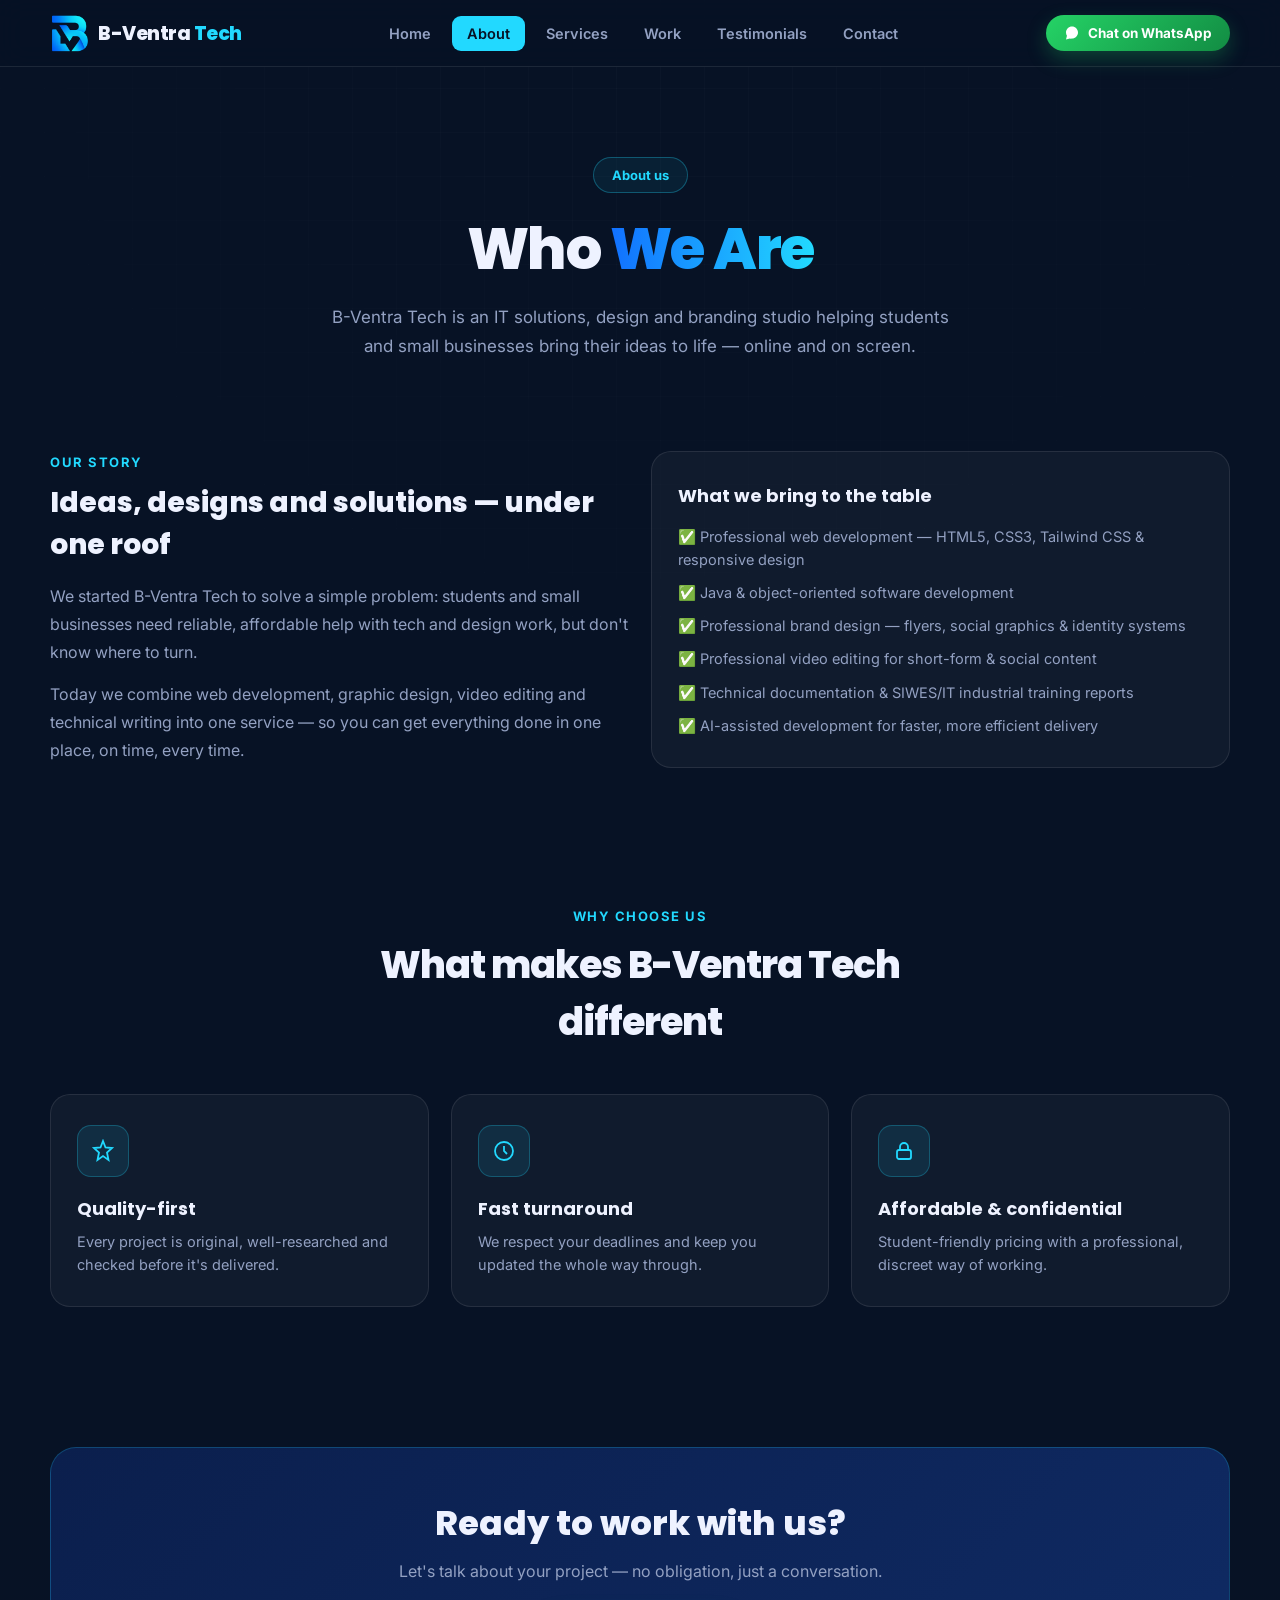
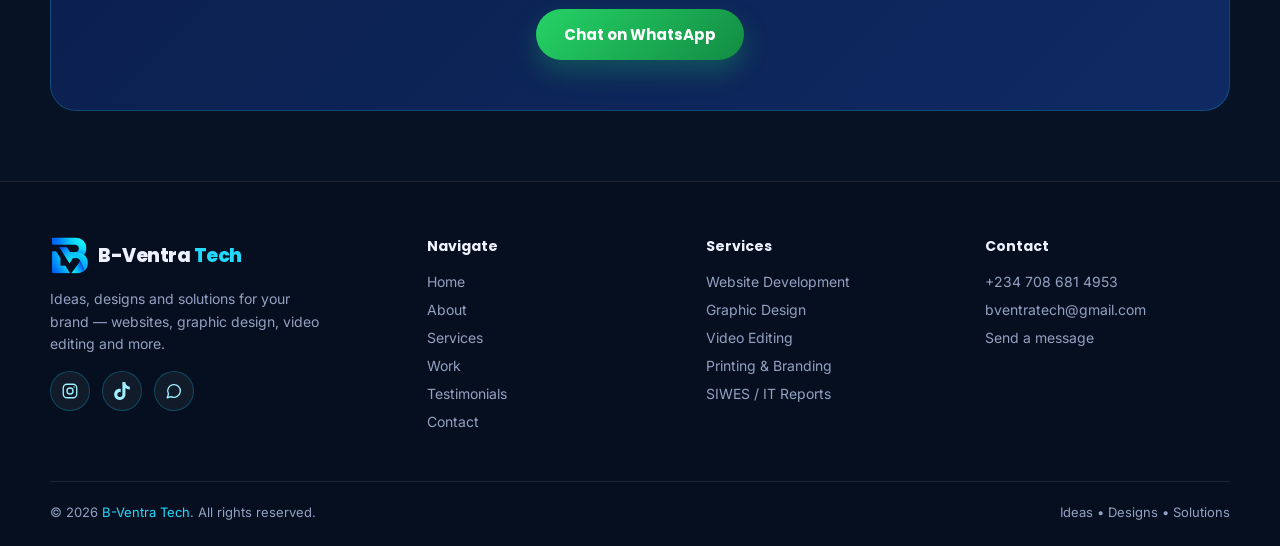
<file: aboutBVT.html>
<!DOCTYPE html>
<html lang="en">
<head>
<meta charset="UTF-8">
<meta name="viewport" content="width=device-width, initial-scale=1.0, viewport-fit=cover">
<title>About | B-Ventra Tech</title>
<meta name="description" content="Learn about B-Ventra Tech — an IT solutions, design and branding studio for students and businesses.">
<link rel="icon" type="image/png" href="logo-icon.jpg">
<link rel="preconnect" href="https://fonts.googleapis.com">
<link rel="preconnect" href="https://fonts.gstatic.com" crossorigin>
<link href="https://fonts.googleapis.com/css2?family=Poppins:wght@500;600;700;800&family=Inter:wght@400;500;600;700&display=swap" rel="stylesheet">
<link rel="stylesheet" href="siteBVT.css">
</head>
<body>
<div id="preloader"><div class="spinner"></div></div>
<header class="site-header">
  <div class="container">
    <div class="nav-row">
      <a href="index.html" class="brand">
        <img src="logo-icon.jpg" alt="B-Ventra Tech">
        <span class="brand-text">B-Ventra <span>Tech</span></span>
      </a>

      <nav class="nav-links">
          <a href="index.html">Home</a>
          <a href="aboutBVT.html" class="active">About</a>
          <a href="servicesBVT.html">Services</a>
          <a href="workBVT.html">Work</a>
          <a href="testimonialsBVT.html">Testimonials</a>
          <a href="contactBVT.html">Contact</a>
      </nav>

      <a href="#" class="nav-cta js-whatsapp-link">
        <svg viewBox="0 0 32 32" fill="currentColor"><path d="M16.001 3C9.373 3 4 8.373 4 15c0 2.386.696 4.611 1.898 6.484L4 29l7.727-1.867A11.93 11.93 0 0 0 16.001 27C22.629 27 28 21.627 28 15S22.629 3 16.001 3z"/></svg>
        Chat on WhatsApp
      </a>

      <button class="nav-toggle" id="navToggle" aria-label="Menu">
        <svg viewBox="0 0 24 24" fill="none" stroke-width="2" stroke-linecap="round"><path d="M4 7h16M4 12h16M4 17h16"/></svg>
      </button>
    </div>

    <nav class="mobile-menu" id="mobileMenu">
      <a href="index.html">Home</a>
      <a href="aboutBVT.html" class="active">About</a>
      <a href="servicesBVT.html">Services</a>
      <a href="workBVT.html">Work</a>
      <a href="testimonialsBVT.html">Testimonials</a>
      <a href="contactBVT.html">Contact</a>
    </nav>
  </div>
</header>

<section class="hero" style="padding-bottom:20px;">
  <div class="container">
    <div class="badge reveal">About us</div>
    <h1 class="reveal">Who <span class="hl">We Are</span></h1>
    <p class="reveal">B-Ventra Tech is an IT solutions, design and branding studio helping students
      and small businesses bring their ideas to life — online and on screen.</p>
  </div>
</section>

<section>
  <div class="container">
    <div class="grid grid-2 reveal" style="align-items:center;">
      <div>
        <div class="eyebrow">Our story</div>
        <h2 style="font-family:var(--font-display);font-weight:800;font-size:28px;margin-bottom:16px;">Ideas, designs and solutions — under one roof</h2>
        <p style="color:var(--muted);line-height:1.75;margin-bottom:14px;">
          We started B-Ventra Tech to solve a simple problem: students and small businesses
          need reliable, affordable help with tech and design work, but don't know where to turn.
        </p>
        <p style="color:var(--muted);line-height:1.75;">
          Today we combine web development, graphic design, video editing and technical writing
          into one service — so you can get everything done in one place, on time, every time.
        </p>
      </div>
      <div class="card">
        <h3 style="margin-bottom:16px;">What we bring to the table</h3>
        <p style="margin-bottom:10px;">✅ Professional web development — HTML5, CSS3, Tailwind CSS &amp; responsive design</p>
        <p style="margin-bottom:10px;">✅ Java &amp; object-oriented software development</p>
        <p style="margin-bottom:10px;">✅ Professional brand design — flyers, social graphics &amp; identity systems</p>
        <p style="margin-bottom:10px;">✅ Professional video editing for short-form &amp; social content</p>
        <p style="margin-bottom:10px;">✅ Technical documentation &amp; SIWES/IT industrial training reports</p>
        <p>✅ AI-assisted development for faster, more efficient delivery</p>
      </div>
    </div>
  </div>
</section>

<section>
  <div class="container">
    <div class="section-head reveal">
      <div class="eyebrow">Why choose us</div>
      <h2>What makes B-Ventra Tech different</h2>
    </div>
    <div class="grid grid-3">
      <div class="card reveal">
        <div class="card-icon"><svg viewBox="0 0 24 24" fill="none" stroke-width="1.8"><path d="M12 2l2.5 6.5L21 9l-5 4.5L17.5 21 12 17l-5.5 4L8 13.5 3 9l6.5-.5z"/></svg></div>
        <h3>Quality-first</h3>
        <p>Every project is original, well-researched and checked before it's delivered.</p>
      </div>
      <div class="card reveal">
        <div class="card-icon"><svg viewBox="0 0 24 24" fill="none" stroke-width="1.8"><circle cx="12" cy="12" r="9"/><path d="M12 7v5l3 3"/></svg></div>
        <h3>Fast turnaround</h3>
        <p>We respect your deadlines and keep you updated the whole way through.</p>
      </div>
      <div class="card reveal">
        <div class="card-icon"><svg viewBox="0 0 24 24" fill="none" stroke-width="1.8"><rect x="5" y="11" width="14" height="9" rx="2"/><path d="M8 11V8a4 4 0 0 1 8 0v3"/></svg></div>
        <h3>Affordable &amp; confidential</h3>
        <p>Student-friendly pricing with a professional, discreet way of working.</p>
      </div>
    </div>
  </div>
</section>

<section>
  <div class="container">
    <div class="cta-band reveal">
      <h2>Ready to work with us?</h2>
      <p>Let's talk about your project — no obligation, just a conversation.</p>
      <div class="hero-actions">
        <a href="#" class="btn btn-whatsapp js-whatsapp-link">Chat on WhatsApp</a>
      </div>
    </div>
  </div>
</section>
<footer class="site-footer">
  <div class="container">
    <div class="footer-grid">
      <div class="footer-brand">
        <a href="index.html" class="brand">
          <img src="logo-icon.jpg" alt="B-Ventra Tech">
          <span class="brand-text">B-Ventra <span>Tech</span></span>
        </a>
        <p>Ideas, designs and solutions for your brand — websites, graphic design, video editing and more.</p>
        <div class="socials-row">
          <a class="social-link" data-social="instagram" href="#" target="_blank" rel="noopener" aria-label="Instagram">
            <svg viewBox="0 0 24 24" fill="none" stroke="currentColor" stroke-width="1.8" stroke-linecap="round" stroke-linejoin="round"><rect x="3" y="3" width="18" height="18" rx="5"/><circle cx="12" cy="12" r="4"/><circle cx="17.3" cy="6.7" r="1" fill="currentColor" stroke="none"/></svg>
          </a>
          <a class="social-link" data-social="tiktok" href="#" target="_blank" rel="noopener" aria-label="TikTok">
            <svg viewBox="0 0 24 24" fill="currentColor"><path d="M12.525.02c1.31-.02 2.61-.01 3.91-.02.08 1.53.63 3.09 1.75 4.17 1.12 1.11 2.7 1.62 4.24 1.79v4.03c-1.44-.05-2.89-.35-4.2-.97-.57-.26-1.1-.59-1.62-.93-.01 2.92.01 5.84-.02 8.75-.08 1.4-.54 2.79-1.35 3.94-1.31 1.92-3.58 3.17-5.91 3.21-1.43.08-2.86-.31-4.08-1.03-2.02-1.19-3.44-3.37-3.65-5.71-.02-.5-.03-1-.01-1.49.18-1.9 1.12-3.72 2.58-4.96 1.66-1.44 3.98-2.13 6.15-1.72.02 1.48-.04 2.96-.04 4.44-.99-.32-2.15-.23-3.02.37-.63.41-1.11 1.04-1.36 1.75-.21.51-.15 1.07-.14 1.61.24 1.64 1.82 3.02 3.5 2.87 1.12-.01 2.19-.66 2.77-1.61.19-.33.4-.67.41-1.06.1-1.79.06-3.57.07-5.36.01-4.03-.01-8.05.02-12.07z"/></svg>
          </a>
          <a class="social-link" data-social="whatsapp" href="#" target="_blank" rel="noopener" aria-label="WhatsApp">
            <svg viewBox="0 0 24 24" fill="none" stroke="currentColor" stroke-width="1.8" stroke-linecap="round" stroke-linejoin="round"><path d="M3 21l1.65-4.9A8.5 8.5 0 1 1 8 19.4L3 21z"/></svg>
          </a>
        </div>
      </div>

      <div class="footer-col">
        <h5>Navigate</h5>
            <a href="index.html">Home</a>
            <a href="aboutBVT.html">About</a>
            <a href="servicesBVT.html">Services</a>
            <a href="workBVT.html">Work</a>
            <a href="testimonialsBVT.html">Testimonials</a>
            <a href="contactBVT.html">Contact</a>
      </div>

      <div class="footer-col">
        <h5>Services</h5>
        <a href="services.html">Website Development</a>
        <a href="services.html">Graphic Design</a>
        <a href="services.html">Video Editing</a>
        <a href="services.html">Printing &amp; Branding</a>
        <a href="services.html">SIWES / IT Reports</a>
      </div>

      <div class="footer-col">
        <h5>Contact</h5>
        <a href="#" class="js-whatsapp-link">+234 708 681 4953</a>
        <a href="mailto:bventratech@gmail.com">bventratech@gmail.com</a>
        <a href="contactBVT.html">Send a message</a>
      </div>
    </div>

    <div class="footer-bottom">
      <div>&copy; 2026 <span>B-Ventra Tech</span>. All rights reserved.</div>
      <div>Ideas &bull; Designs &bull; Solutions</div>
    </div>
  </div>
</footer>

<script src="java.js"></script>
</body>
</html>
</file>
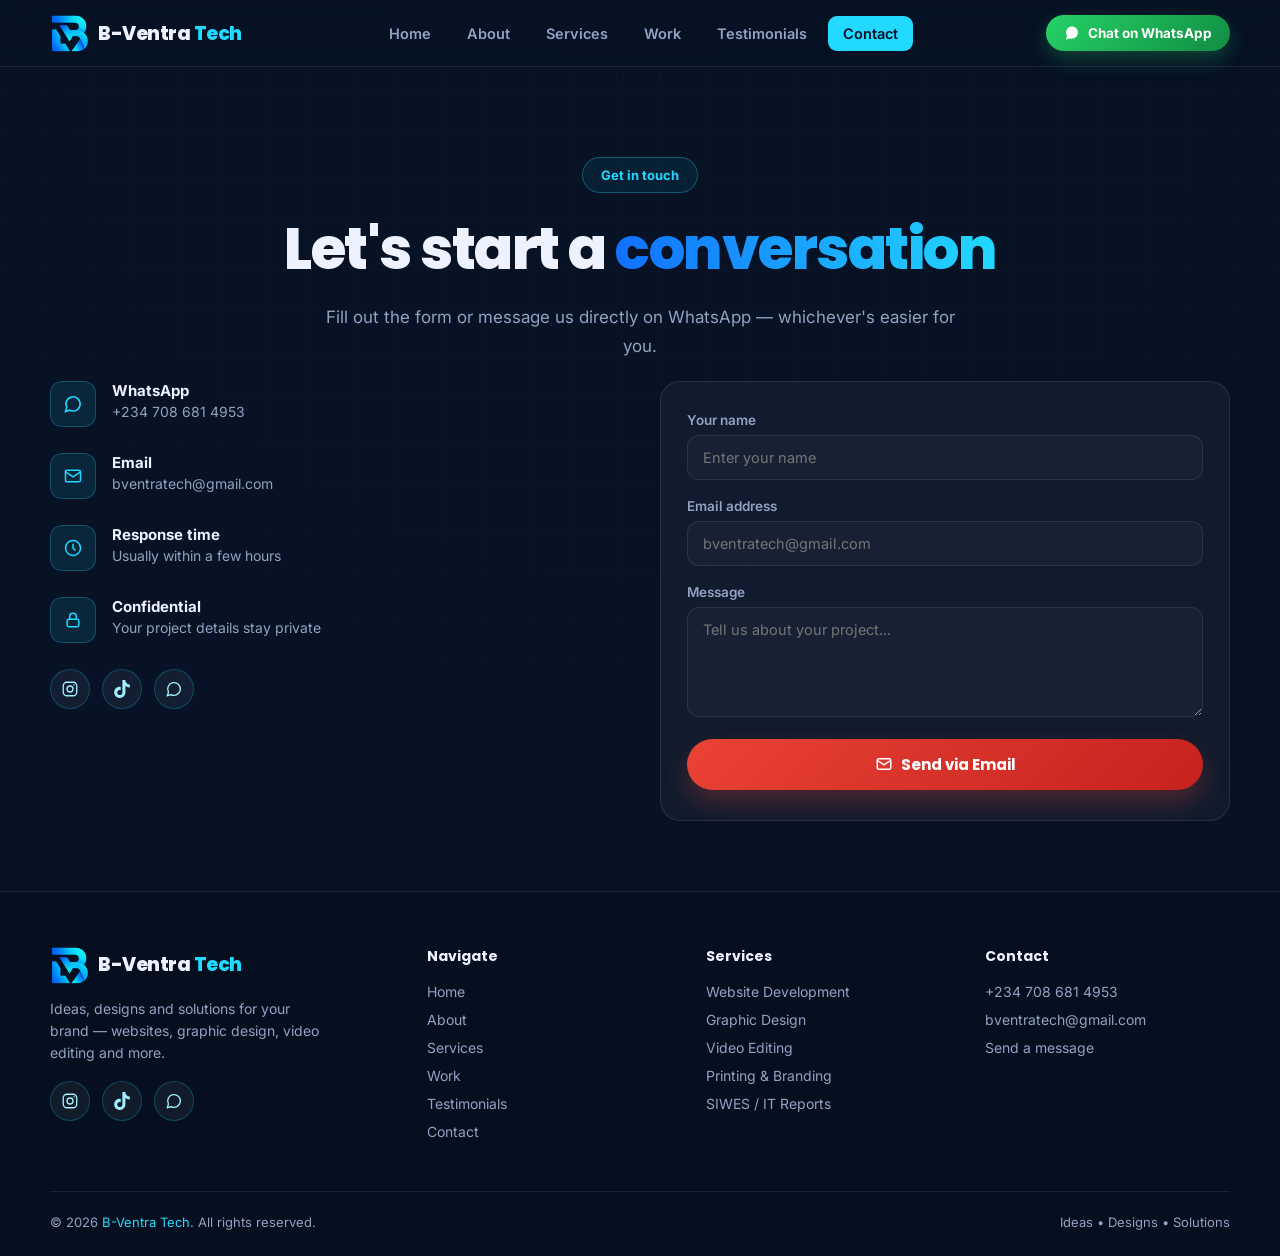
<file: contactBVT.html>
<!DOCTYPE html>
<html lang="en">
<head>
<meta charset="UTF-8">
<meta name="viewport" content="width=device-width, initial-scale=1.0, viewport-fit=cover">
<title>Contact | B-Ventra Tech</title>
<meta name="description" content="Get in touch with B-Ventra Tech via WhatsApp or the contact form.">
<link rel="icon" type="image/png" href="logo-icon.jpg">
<link rel="preconnect" href="https://fonts.googleapis.com">
<link rel="preconnect" href="https://fonts.gstatic.com" crossorigin>
<link href="https://fonts.googleapis.com/css2?family=Poppins:wght@500;600;700;800&family=Inter:wght@400;500;600;700&display=swap" rel="stylesheet">
<link rel="stylesheet" href="siteBVT.css">
</head>
<body>
<div id="preloader"><div class="spinner"></div></div>
<header class="site-header">
  <div class="container">
    <div class="nav-row">
      <a href="index.html" class="brand">
        <img src="logo-icon.jpg" alt="B-Ventra Tech">
        <span class="brand-text">B-Ventra <span>Tech</span></span>
      </a>

      <nav class="nav-links">
          <a href="index.html">Home</a>
          <a href="aboutBVT.html">About</a>
          <a href="servicesBVT.html">Services</a>
          <a href="workBVT.html">Work</a>
          <a href="testimonialsBVT.html">Testimonials</a>
          <a href="contactBVT.html" class="active">Contact</a>
      </nav>

      <a href="#" class="nav-cta js-whatsapp-link">
        <svg viewBox="0 0 32 32" fill="currentColor"><path d="M16.001 3C9.373 3 4 8.373 4 15c0 2.386.696 4.611 1.898 6.484L4 29l7.727-1.867A11.93 11.93 0 0 0 16.001 27C22.629 27 28 21.627 28 15S22.629 3 16.001 3z"/></svg>
        Chat on WhatsApp
      </a>

      <button class="nav-toggle" id="navToggle" aria-label="Menu">
        <svg viewBox="0 0 24 24" fill="none" stroke-width="2" stroke-linecap="round"><path d="M4 7h16M4 12h16M4 17h16"/></svg>
      </button>
    </div>

    <nav class="mobile-menu" id="mobileMenu">
      <a href="index.html">Home</a>
      <a href="aboutBVT.html">About</a>
      <a href="servicesBVT.html">Services</a>
      <a href="workBVT.html">Work</a>
      <a href="testimonialsBVT.html">Testimonials</a>
      <a href="contactBVT.html" class="active">Contact</a>
    </nav>
  </div>
</header>

<section class="hero" style="padding-bottom:10px;">
  <div class="container">
    <div class="badge reveal">Get in touch</div>
    <h1 class="reveal">Let's start a <span class="hl">conversation</span></h1>
    <p class="reveal">Fill out the form or message us directly on WhatsApp — whichever's easier for you.</p>
  </div>
</section>

<section style="padding-top:10px;">
  <div class="container">
    <div class="contact-grid">
      <div class="reveal">
        <div class="contact-info-item">
          <div class="contact-info-icon"><svg viewBox="0 0 24 24" fill="none" stroke-width="1.8"><path d="M3 21l1.65-4.9A8.5 8.5 0 1 1 8 19.4L3 21z"/></svg></div>
          <div>
            <h4>WhatsApp</h4>
            <p><a href="#" class="js-whatsapp-link">+234 708 681 4953</a></p>
          </div>
        </div>
        <div class="contact-info-item">
          <div class="contact-info-icon"><svg viewBox="0 0 24 24" fill="none" stroke-width="1.8"><rect x="3" y="5" width="18" height="14" rx="2"/><path d="M3 7l9 6 9-6"/></svg></div>
          <div>
            <h4>Email</h4>
            <p><a href="mailto:bventratech@gmail.com">bventratech@gmail.com</a></p>
          </div>
        </div>
        <div class="contact-info-item">
          <div class="contact-info-icon"><svg viewBox="0 0 24 24" fill="none" stroke-width="1.8"><circle cx="12" cy="12" r="9"/><path d="M12 7v5l3 3"/></svg></div>
          <div>
            <h4>Response time</h4>
            <p>Usually within a few hours</p>
          </div>
        </div>
        <div class="contact-info-item">
          <div class="contact-info-icon"><svg viewBox="0 0 24 24" fill="none" stroke-width="1.8"><rect x="5" y="11" width="14" height="9" rx="2"/><path d="M8 11V8a4 4 0 0 1 8 0v3"/></svg></div>
          <div>
            <h4>Confidential</h4>
            <p>Your project details stay private</p>
          </div>
        </div>
        <div class="socials-row" style="margin-top:26px;">
          <a class="social-link" data-social="instagram" href="#" target="_blank" rel="noopener" aria-label="Instagram">
            <svg viewBox="0 0 24 24" fill="none" stroke="currentColor" stroke-width="1.8" stroke-linecap="round" stroke-linejoin="round"><rect x="3" y="3" width="18" height="18" rx="5"/><circle cx="12" cy="12" r="4"/><circle cx="17.3" cy="6.7" r="1" fill="currentColor" stroke="none"/></svg>
          </a>
          <a class="social-link" data-social="tiktok" href="#" target="_blank" rel="noopener" aria-label="TikTok">
            <svg viewBox="0 0 24 24" fill="currentColor"><path d="M12.525.02c1.31-.02 2.61-.01 3.91-.02.08 1.53.63 3.09 1.75 4.17 1.12 1.11 2.7 1.62 4.24 1.79v4.03c-1.44-.05-2.89-.35-4.2-.97-.57-.26-1.1-.59-1.62-.93-.01 2.92.01 5.84-.02 8.75-.08 1.4-.54 2.79-1.35 3.94-1.31 1.92-3.58 3.17-5.91 3.21-1.43.08-2.86-.31-4.08-1.03-2.02-1.19-3.44-3.37-3.65-5.71-.02-.5-.03-1-.01-1.49.18-1.9 1.12-3.72 2.58-4.96 1.66-1.44 3.98-2.13 6.15-1.72.02 1.48-.04 2.96-.04 4.44-.99-.32-2.15-.23-3.02.37-.63.41-1.11 1.04-1.36 1.75-.21.51-.15 1.07-.14 1.61.24 1.64 1.82 3.02 3.5 2.87 1.12-.01 2.19-.66 2.77-1.61.19-.33.4-.67.41-1.06.1-1.79.06-3.57.07-5.36.01-4.03-.01-8.05.02-12.07z"/></svg>
          </a>
          <a class="social-link" data-social="whatsapp" href="#" target="_blank" rel="noopener" aria-label="WhatsApp">
            <svg viewBox="0 0 24 24" fill="none" stroke="currentColor" stroke-width="1.8" stroke-linecap="round" stroke-linejoin="round"><path d="M3 21l1.65-4.9A8.5 8.5 0 1 1 8 19.4L3 21z"/></svg>
          </a>
        </div>
      </div>

      <div class="card reveal">
        <form id="contactForm">
          <div class="form-field">
            <label for="cName">Your name</label>
            <input type="text" id="cName" required placeholder="Enter your name">
          </div>
          <div class="form-field">
            <label for="cEmail">Email address</label>
            <input type="email" id="cEmail" required placeholder="bventratech@gmail.com">
          </div>
          <div class="form-field">
            <label for="cMessage">Message</label>
            <textarea id="cMessage" required placeholder="Tell us about your project..."></textarea>
          </div>
          <button type="submit" class="btn btn-email" style="width:100%;">
            <svg viewBox="0 0 24 24" width="18" height="18" fill="none" stroke="currentColor" stroke-width="2"><rect x="3" y="5" width="18" height="14" rx="2"/><path d="M3 7l9 6 9-6"/></svg>
            Send via Email
          </button>
        </form>
      </div>
    </div>
  </div>
</section>
<footer class="site-footer">
  <div class="container">
    <div class="footer-grid">
      <div class="footer-brand">
        <a href="index.html" class="brand">
          <img src="logo-icon.jpg" alt="B-Ventra Tech">
          <span class="brand-text">B-Ventra <span>Tech</span></span>
        </a>
        <p>Ideas, designs and solutions for your brand — websites, graphic design, video editing and more.</p>
        <div class="socials-row">
          <a class="social-link" data-social="instagram" href="#" target="_blank" rel="noopener" aria-label="Instagram">
            <svg viewBox="0 0 24 24" fill="none" stroke="currentColor" stroke-width="1.8" stroke-linecap="round" stroke-linejoin="round"><rect x="3" y="3" width="18" height="18" rx="5"/><circle cx="12" cy="12" r="4"/><circle cx="17.3" cy="6.7" r="1" fill="currentColor" stroke="none"/></svg>
          </a>
          <a class="social-link" data-social="tiktok" href="#" target="_blank" rel="noopener" aria-label="TikTok">
            <svg viewBox="0 0 24 24" fill="currentColor"><path d="M12.525.02c1.31-.02 2.61-.01 3.91-.02.08 1.53.63 3.09 1.75 4.17 1.12 1.11 2.7 1.62 4.24 1.79v4.03c-1.44-.05-2.89-.35-4.2-.97-.57-.26-1.1-.59-1.62-.93-.01 2.92.01 5.84-.02 8.75-.08 1.4-.54 2.79-1.35 3.94-1.31 1.92-3.58 3.17-5.91 3.21-1.43.08-2.86-.31-4.08-1.03-2.02-1.19-3.44-3.37-3.65-5.71-.02-.5-.03-1-.01-1.49.18-1.9 1.12-3.72 2.58-4.96 1.66-1.44 3.98-2.13 6.15-1.72.02 1.48-.04 2.96-.04 4.44-.99-.32-2.15-.23-3.02.37-.63.41-1.11 1.04-1.36 1.75-.21.51-.15 1.07-.14 1.61.24 1.64 1.82 3.02 3.5 2.87 1.12-.01 2.19-.66 2.77-1.61.19-.33.4-.67.41-1.06.1-1.79.06-3.57.07-5.36.01-4.03-.01-8.05.02-12.07z"/></svg>
          </a>
          <a class="social-link" data-social="whatsapp" href="#" target="_blank" rel="noopener" aria-label="WhatsApp">
            <svg viewBox="0 0 24 24" fill="none" stroke="currentColor" stroke-width="1.8" stroke-linecap="round" stroke-linejoin="round"><path d="M3 21l1.65-4.9A8.5 8.5 0 1 1 8 19.4L3 21z"/></svg>
          </a>
        </div>
      </div>

      <div class="footer-col">
        <h5>Navigate</h5>
            <a href="index.html">Home</a>
            <a href="aboutBVT.html">About</a>
            <a href="servicesBVT.html">Services</a>
            <a href="workBVT.html">Work</a>
            <a href="testimonialsBVT.html">Testimonials</a>
            <a href="contactBVT.html">Contact</a>
      </div>

      <div class="footer-col">
        <h5>Services</h5>
        <a href="services.html">Website Development</a>
        <a href="services.html">Graphic Design</a>
        <a href="services.html">Video Editing</a>
        <a href="services.html">Printing &amp; Branding</a>
        <a href="services.html">SIWES / IT Reports</a>
      </div>

      <div class="footer-col">
        <h5>Contact</h5>
        <a href="#" class="js-whatsapp-link">+234 708 681 4953</a>
        <a href="mailto:bventratech@gmail.com">bventratech@gmail.com</a>
        <a href="contactBVT.html">Send a message</a>
      </div>
    </div>

    <div class="footer-bottom">
      <div>&copy; 2026 <span>B-Ventra Tech</span>. All rights reserved.</div>
      <div>Ideas &bull; Designs &bull; Solutions</div>
    </div>
  </div>
</footer>

<script src="java.js"></script>
</body>
</html>
</file>
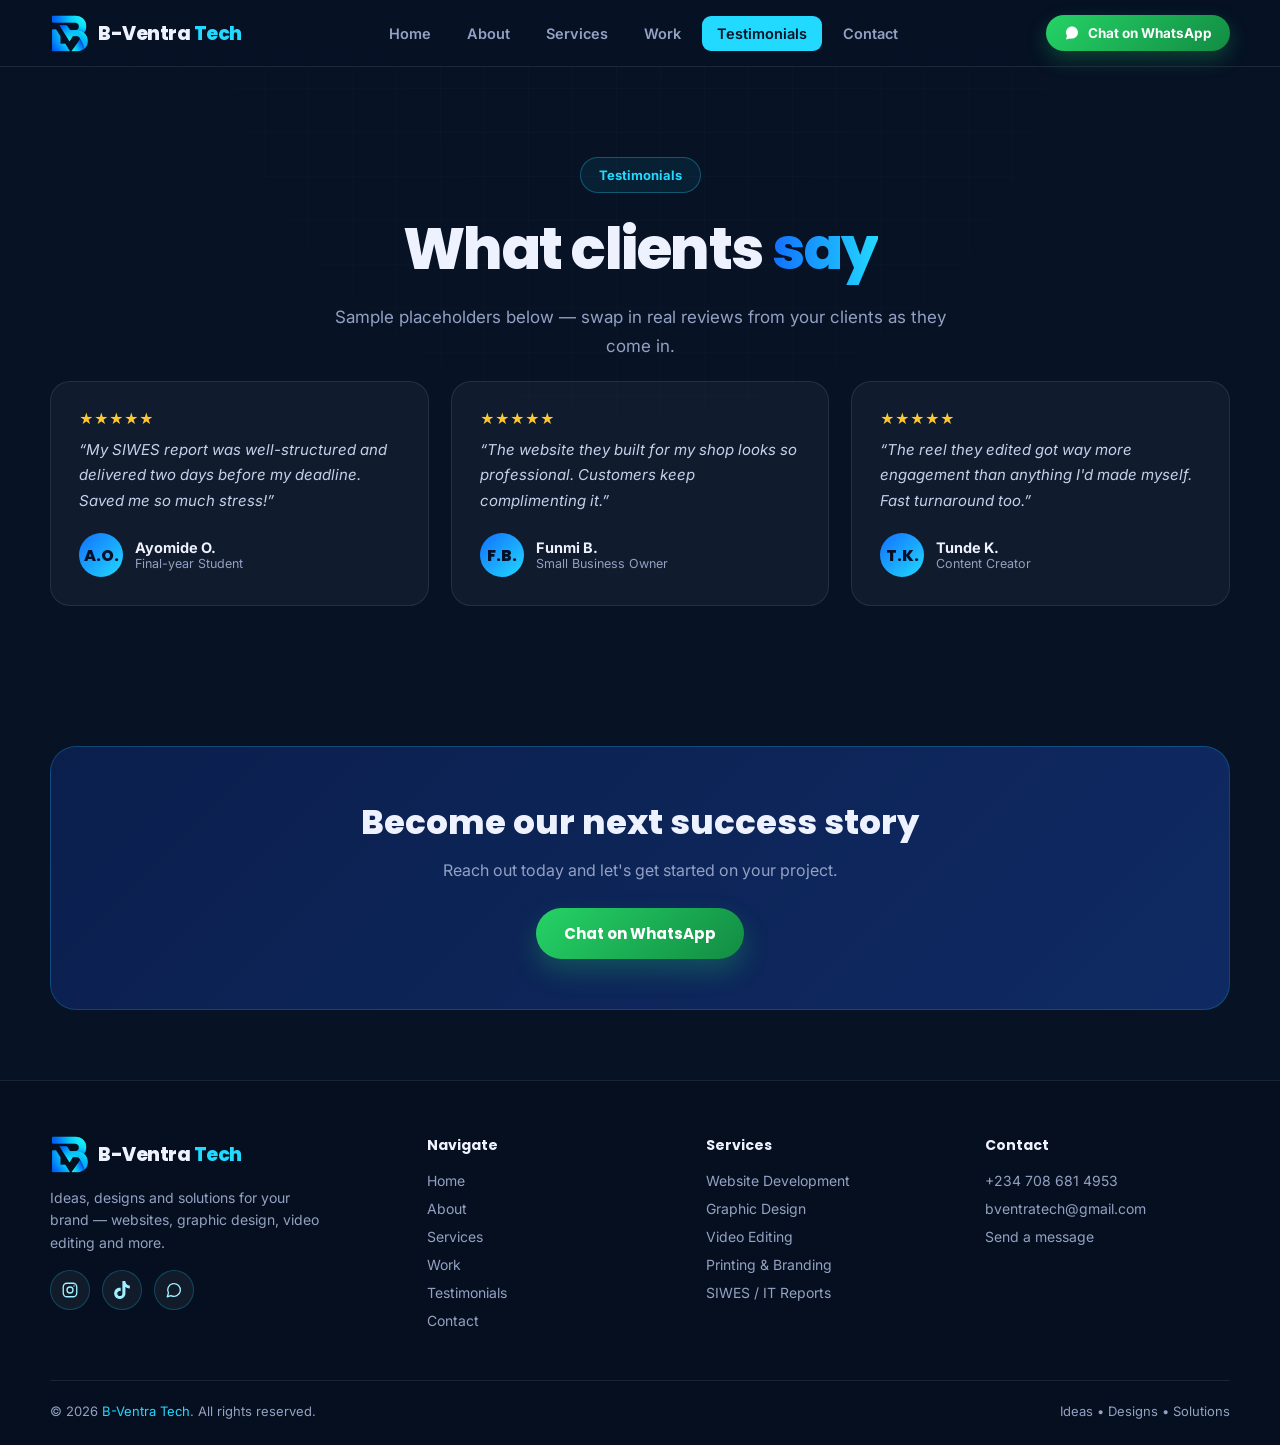
<file: testimonialsBVT.html>
<!DOCTYPE html>
<html lang="en">
<head>
<meta charset="UTF-8">
<meta name="viewport" content="width=device-width, initial-scale=1.0, viewport-fit=cover">
<title>Testimonials | B-Ventra Tech</title>
<meta name="description" content="See what clients say about working with B-Ventra Tech.">
<link rel="icon" type="image/png" href="assets/logo-icon.png">
<link rel="preconnect" href="https://fonts.googleapis.com">
<link rel="preconnect" href="https://fonts.gstatic.com" crossorigin>
<link href="https://fonts.googleapis.com/css2?family=Poppins:wght@500;600;700;800&family=Inter:wght@400;500;600;700&display=swap" rel="stylesheet">
<link rel="stylesheet" href="siteBVT.css">
</head>
<body>
<div id="preloader"><div class="spinner"></div></div>
<header class="site-header">
  <div class="container">
    <div class="nav-row">
      <a href="index.html" class="brand">
        <img src="logo-icon.jpg" alt="B-Ventra Tech">
        <span class="brand-text">B-Ventra <span>Tech</span></span>
      </a>

      <nav class="nav-links">
          <a href="index.html">Home</a>
          <a href="aboutBVT.html">About</a>
          <a href="servicesBVT.html">Services</a>
          <a href="workBVT.html">Work</a>
          <a href="testimonialsBVT.html" class="active">Testimonials</a>
          <a href="contactBVT.html">Contact</a>
      </nav>

      <a href="#" class="nav-cta js-whatsapp-link">
        <svg viewBox="0 0 32 32" fill="currentColor"><path d="M16.001 3C9.373 3 4 8.373 4 15c0 2.386.696 4.611 1.898 6.484L4 29l7.727-1.867A11.93 11.93 0 0 0 16.001 27C22.629 27 28 21.627 28 15S22.629 3 16.001 3z"/></svg>
        Chat on WhatsApp
      </a>

      <button class="nav-toggle" id="navToggle" aria-label="Menu">
        <svg viewBox="0 0 24 24" fill="none" stroke-width="2" stroke-linecap="round"><path d="M4 7h16M4 12h16M4 17h16"/></svg>
      </button>
    </div>

    <nav class="mobile-menu" id="mobileMenu">
      <a href="index.html">Home</a>
      <a href="aboutBVT.html">About</a>
      <a href="servicesBVT.html">Services</a>
      <a href="workBVT.html">Work</a>
      <a href="testimonialsBVT.html" class="active">Testimonials</a>
      <a href="contactBVT.html">Contact</a>
    </nav>
  </div>
</header>

<section class="hero" style="padding-bottom:10px;">
  <div class="container">
    <div class="badge reveal">Testimonials</div>
    <h1 class="reveal">What clients <span class="hl">say</span></h1>
    <p class="reveal">Sample placeholders below — swap in real reviews from your clients as they come in.</p>
  </div>
</section>

<section style="padding-top:10px;">
  <div class="container">
    <div class="grid grid-3">
      <div class="testimonial reveal">
        <div class="stars">★★★★★</div>
        <p>&ldquo;My SIWES report was well-structured and delivered two days before my deadline. Saved me so much stress!&rdquo;</p>
        <div class="testimonial-who">
          <div class="avatar">A.O.</div>
          <div>
            <div class="who-name">Ayomide O.</div>
            <div class="who-role">Final-year Student</div>
          </div>
        </div>
      </div>
      <div class="testimonial reveal">
        <div class="stars">★★★★★</div>
        <p>&ldquo;The website they built for my shop looks so professional. Customers keep complimenting it.&rdquo;</p>
        <div class="testimonial-who">
          <div class="avatar">F.B.</div>
          <div>
            <div class="who-name">Funmi B.</div>
            <div class="who-role">Small Business Owner</div>
          </div>
        </div>
      </div>
      <div class="testimonial reveal">
        <div class="stars">★★★★★</div>
        <p>&ldquo;The reel they edited got way more engagement than anything I'd made myself. Fast turnaround too.&rdquo;</p>
        <div class="testimonial-who">
          <div class="avatar">T.K.</div>
          <div>
            <div class="who-name">Tunde K.</div>
            <div class="who-role">Content Creator</div>
          </div>
        </div>
      </div>
    </div>
  </div>
</section>

<section>
  <div class="container">
    <div class="cta-band reveal">
      <h2>Become our next success story</h2>
      <p>Reach out today and let's get started on your project.</p>
      <div class="hero-actions">
        <a href="#" class="btn btn-whatsapp js-whatsapp-link">Chat on WhatsApp</a>
      </div>
    </div>
  </div>
</section>
<footer class="site-footer">
  <div class="container">
    <div class="footer-grid">
      <div class="footer-brand">
        <a href="index.html" class="brand">
          <img src="logo-icon.jpg" alt="B-Ventra Tech">
          <span class="brand-text">B-Ventra <span>Tech</span></span>
        </a>
        <p>Ideas, designs and solutions for your brand — websites, graphic design, video editing and more.</p>
        <div class="socials-row">
          <a class="social-link" data-social="instagram" href="#" target="_blank" rel="noopener" aria-label="Instagram">
            <svg viewBox="0 0 24 24" fill="none" stroke="currentColor" stroke-width="1.8" stroke-linecap="round" stroke-linejoin="round"><rect x="3" y="3" width="18" height="18" rx="5"/><circle cx="12" cy="12" r="4"/><circle cx="17.3" cy="6.7" r="1" fill="currentColor" stroke="none"/></svg>
          </a>
          <a class="social-link" data-social="tiktok" href="#" target="_blank" rel="noopener" aria-label="TikTok">
            <svg viewBox="0 0 24 24" fill="currentColor"><path d="M12.525.02c1.31-.02 2.61-.01 3.91-.02.08 1.53.63 3.09 1.75 4.17 1.12 1.11 2.7 1.62 4.24 1.79v4.03c-1.44-.05-2.89-.35-4.2-.97-.57-.26-1.1-.59-1.62-.93-.01 2.92.01 5.84-.02 8.75-.08 1.4-.54 2.79-1.35 3.94-1.31 1.92-3.58 3.17-5.91 3.21-1.43.08-2.86-.31-4.08-1.03-2.02-1.19-3.44-3.37-3.65-5.71-.02-.5-.03-1-.01-1.49.18-1.9 1.12-3.72 2.58-4.96 1.66-1.44 3.98-2.13 6.15-1.72.02 1.48-.04 2.96-.04 4.44-.99-.32-2.15-.23-3.02.37-.63.41-1.11 1.04-1.36 1.75-.21.51-.15 1.07-.14 1.61.24 1.64 1.82 3.02 3.5 2.87 1.12-.01 2.19-.66 2.77-1.61.19-.33.4-.67.41-1.06.1-1.79.06-3.57.07-5.36.01-4.03-.01-8.05.02-12.07z"/></svg>
          </a>
          <a class="social-link" data-social="whatsapp" href="#" target="_blank" rel="noopener" aria-label="WhatsApp">
            <svg viewBox="0 0 24 24" fill="none" stroke="currentColor" stroke-width="1.8" stroke-linecap="round" stroke-linejoin="round"><path d="M3 21l1.65-4.9A8.5 8.5 0 1 1 8 19.4L3 21z"/></svg>
          </a>
        </div>
      </div>

      <div class="footer-col">
        <h5>Navigate</h5>
            <a href="index.html">Home</a>
            <a href="aboutBVT.html">About</a>
            <a href="servicesBVT.html">Services</a>
            <a href="workBVT.html">Work</a>
            <a href="testimonialsBVT.html">Testimonials</a>
            <a href="contactBVT.html">Contact</a>
      </div>

      <div class="footer-col">
        <h5>Services</h5>
        <a href="services.html">Website Development</a>
        <a href="services.html">Graphic Design</a>
        <a href="services.html">Video Editing</a>
        <a href="services.html">Printing &amp; Branding</a>
        <a href="services.html">SIWES / IT Reports</a>
      </div>

      <div class="footer-col">
        <h5>Contact</h5>
        <a href="#" class="js-whatsapp-link">+234 708 681 4953</a>
        <a href="mailto:bventratech@gmail.com">bventratech@gmail.com</a>
        <a href="contactBVT.html">Send a message</a>
      </div>
    </div>

    <div class="footer-bottom">
      <div>&copy; 2026 <span>B-Ventra Tech</span>. All rights reserved.</div>
      <div>Ideas &bull; Designs &bull; Solutions</div>
    </div>
  </div>
</footer>

<script src="java.js"></script>
</body>
</html>
</file>
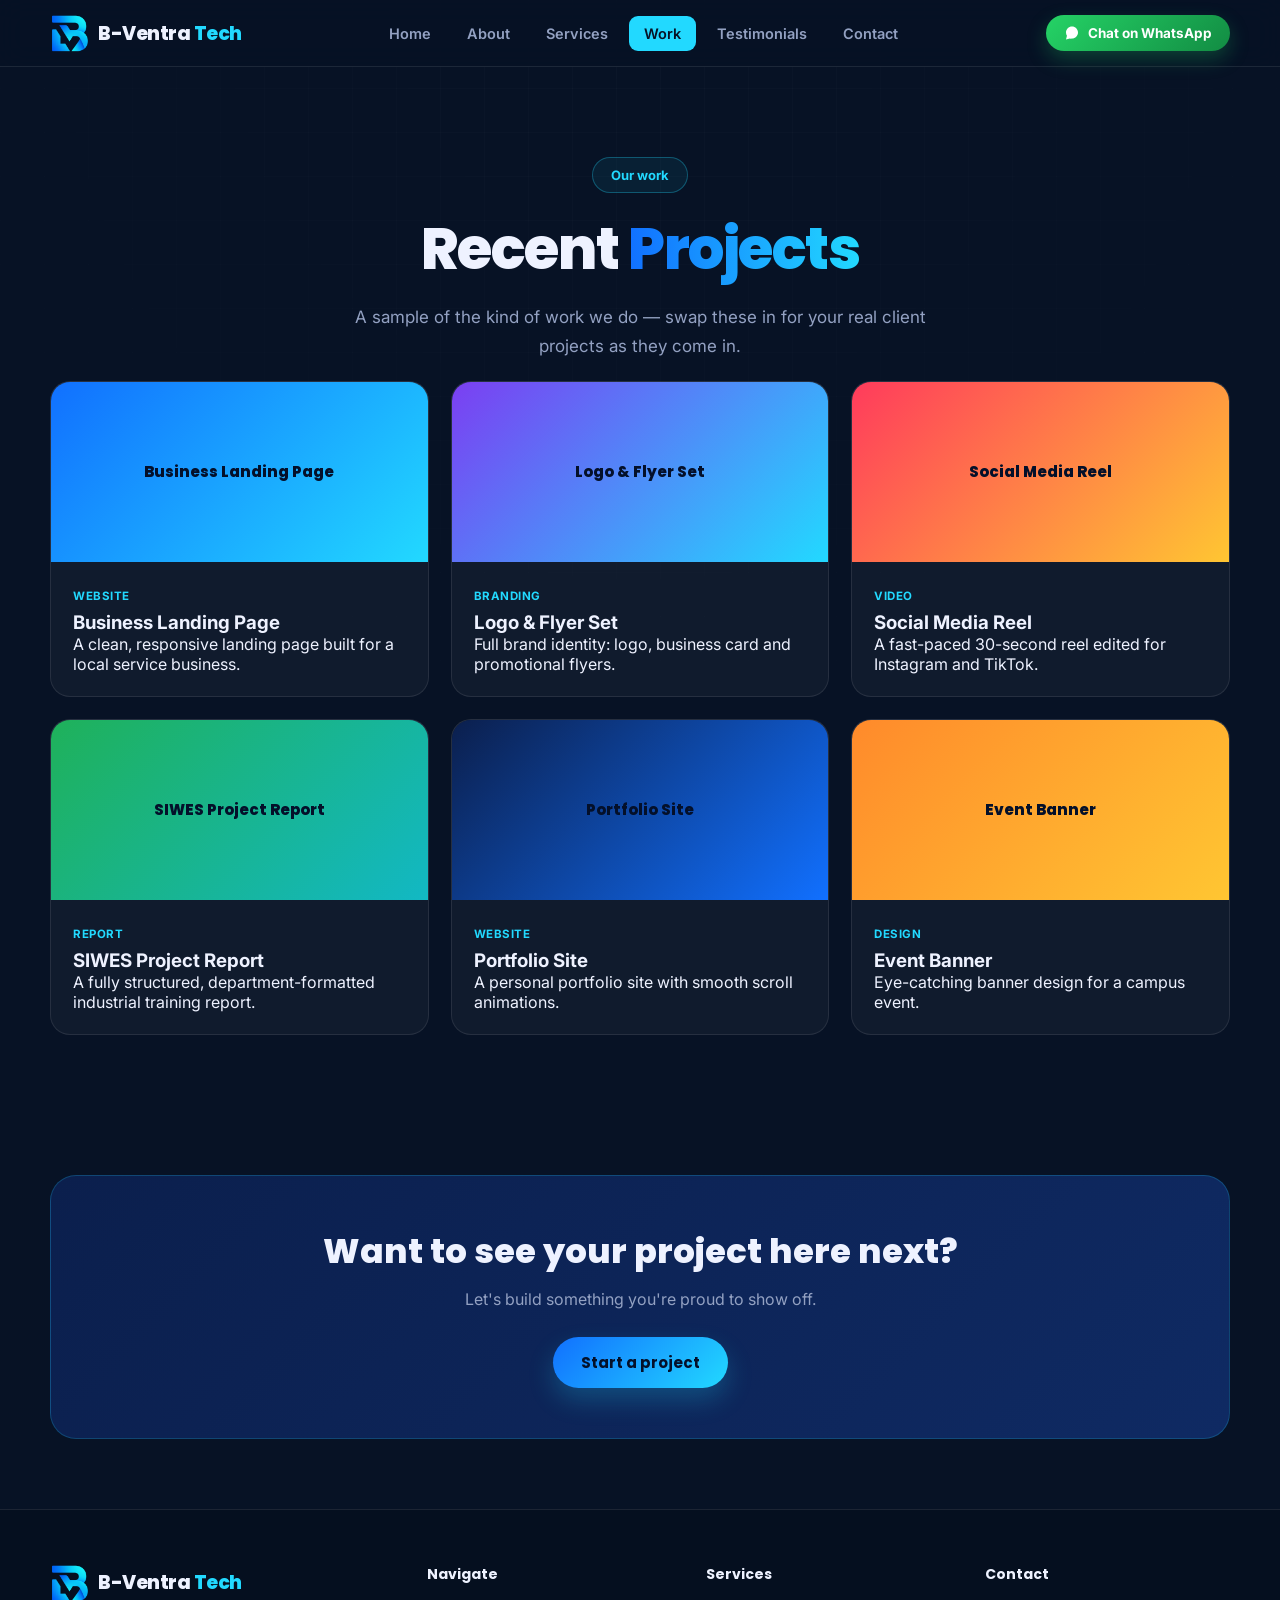
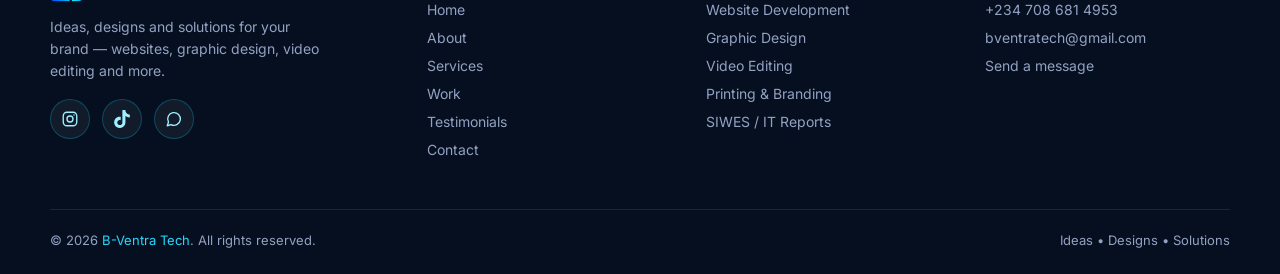
<file: workBVT.html>
<!DOCTYPE html>
<html lang="en">
<head>
<meta charset="UTF-8">
<meta name="viewport" content="width=device-width, initial-scale=1.0, viewport-fit=cover">
<title>Work | B-Ventra Tech</title>
<meta name="description" content="See sample projects from B-Ventra Tech — websites, branding, video editing and reports.">
<link rel="icon" type="image/png" href="assets/logo-icon.png">
<link rel="preconnect" href="https://fonts.googleapis.com">
<link rel="preconnect" href="https://fonts.gstatic.com" crossorigin>
<link href="https://fonts.googleapis.com/css2?family=Poppins:wght@500;600;700;800&family=Inter:wght@400;500;600;700&display=swap" rel="stylesheet">
<link rel="stylesheet" href="siteBVT.css">
</head>
<body>
<div id="preloader"><div class="spinner"></div></div>
<header class="site-header">
  <div class="container">
    <div class="nav-row">
      <a href="index.html" class="brand">
        <img src="logo-icon.jpg" alt="B-Ventra Tech">
        <span class="brand-text">B-Ventra <span>Tech</span></span>
      </a>

      <nav class="nav-links">
          <a href="index.html">Home</a>
          <a href="aboutBVT.html">About</a>
          <a href="servicesBVT.html">Services</a>
          <a href="workBVT.html" class="active">Work</a>
          <a href="testimonialsBVT.html">Testimonials</a>
          <a href="contactBVT.html">Contact</a>
      </nav>

      <a href="#" class="nav-cta js-whatsapp-link">
        <svg viewBox="0 0 32 32" fill="currentColor"><path d="M16.001 3C9.373 3 4 8.373 4 15c0 2.386.696 4.611 1.898 6.484L4 29l7.727-1.867A11.93 11.93 0 0 0 16.001 27C22.629 27 28 21.627 28 15S22.629 3 16.001 3z"/></svg>
        Chat on WhatsApp
      </a>

      <button class="nav-toggle" id="navToggle" aria-label="Menu">
        <svg viewBox="0 0 24 24" fill="none" stroke-width="2" stroke-linecap="round"><path d="M4 7h16M4 12h16M4 17h16"/></svg>
      </button>
    </div>

    <nav class="mobile-menu" id="mobileMenu">
      <a href="index.html">Home</a>
      <a href="aboutBVT.html">About</a>
      <a href="servicesBVT.html">Services</a>
      <a href="workBVT.html" class="active">Work</a>
      <a href="testimonialsBVT.html">Testimonials</a>
      <a href="contactBVT.html">Contact</a>
    </nav>
  </div>
</header>

<section class="hero" style="padding-bottom:10px;">
  <div class="container">
    <div class="badge reveal">Our work</div>
    <h1 class="reveal">Recent <span class="hl">Projects</span></h1>
    <p class="reveal">A sample of the kind of work we do — swap these in for your real client projects as they come in.</p>
  </div>
</section>

<section style="padding-top:10px;">
  <div class="container">
    <div class="grid grid-3">
      <div class="work-card reveal">
        <div class="work-thumb" style="background:linear-gradient(135deg,#1170ff,#22d9ff);">Business Landing Page</div>
        <div class="card-body">
          <span class="work-tag">Website</span>
          <h3>Business Landing Page</h3>
          <p>A clean, responsive landing page built for a local service business.</p>
        </div>
      </div>
      <div class="work-card reveal">
        <div class="work-thumb" style="background:linear-gradient(135deg,#7b3ff2,#22d9ff);">Logo &amp; Flyer Set</div>
        <div class="card-body">
          <span class="work-tag">Branding</span>
          <h3>Logo &amp; Flyer Set</h3>
          <p>Full brand identity: logo, business card and promotional flyers.</p>
        </div>
      </div>
      <div class="work-card reveal">
        <div class="work-thumb" style="background:linear-gradient(135deg,#ff3b5c,#ffc632);">Social Media Reel</div>
        <div class="card-body">
          <span class="work-tag">Video</span>
          <h3>Social Media Reel</h3>
          <p>A fast-paced 30-second reel edited for Instagram and TikTok.</p>
        </div>
      </div>
      <div class="work-card reveal">
        <div class="work-thumb" style="background:linear-gradient(135deg,#1fb15a,#12b8c4);">SIWES Project Report</div>
        <div class="card-body">
          <span class="work-tag">Report</span>
          <h3>SIWES Project Report</h3>
          <p>A fully structured, department-formatted industrial training report.</p>
        </div>
      </div>
      <div class="work-card reveal">
        <div class="work-thumb" style="background:linear-gradient(135deg,#0b1f4d,#1170ff);">Portfolio Site</div>
        <div class="card-body">
          <span class="work-tag">Website</span>
          <h3>Portfolio Site</h3>
          <p>A personal portfolio site with smooth scroll animations.</p>
        </div>
      </div>
      <div class="work-card reveal">
        <div class="work-thumb" style="background:linear-gradient(135deg,#ff8a2b,#ffc632);">Event Banner</div>
        <div class="card-body">
          <span class="work-tag">Design</span>
          <h3>Event Banner</h3>
          <p>Eye-catching banner design for a campus event.</p>
        </div>
      </div>
    </div>
  </div>
</section>

<section>
  <div class="container">
    <div class="cta-band reveal">
      <h2>Want to see your project here next?</h2>
      <p>Let's build something you're proud to show off.</p>
      <div class="hero-actions">
        <a href="servicesBVT.html" class="btn btn-primary">Start a project</a>
      </div>
    </div>
  </div>
</section>
<footer class="site-footer">
  <div class="container">
    <div class="footer-grid">
      <div class="footer-brand">
        <a href="index.html" class="brand">
          <img src="logo-icon.jpg" alt="B-Ventra Tech">
          <span class="brand-text">B-Ventra <span>Tech</span></span>
        </a>
        <p>Ideas, designs and solutions for your brand — websites, graphic design, video editing and more.</p>
        <div class="socials-row">
          <a class="social-link" data-social="instagram" href="#" target="_blank" rel="noopener" aria-label="Instagram">
            <svg viewBox="0 0 24 24" fill="none" stroke="currentColor" stroke-width="1.8" stroke-linecap="round" stroke-linejoin="round"><rect x="3" y="3" width="18" height="18" rx="5"/><circle cx="12" cy="12" r="4"/><circle cx="17.3" cy="6.7" r="1" fill="currentColor" stroke="none"/></svg>
          </a>
          <a class="social-link" data-social="tiktok" href="#" target="_blank" rel="noopener" aria-label="TikTok">
            <svg viewBox="0 0 24 24" fill="currentColor"><path d="M12.525.02c1.31-.02 2.61-.01 3.91-.02.08 1.53.63 3.09 1.75 4.17 1.12 1.11 2.7 1.62 4.24 1.79v4.03c-1.44-.05-2.89-.35-4.2-.97-.57-.26-1.1-.59-1.62-.93-.01 2.92.01 5.84-.02 8.75-.08 1.4-.54 2.79-1.35 3.94-1.31 1.92-3.58 3.17-5.91 3.21-1.43.08-2.86-.31-4.08-1.03-2.02-1.19-3.44-3.37-3.65-5.71-.02-.5-.03-1-.01-1.49.18-1.9 1.12-3.72 2.58-4.96 1.66-1.44 3.98-2.13 6.15-1.72.02 1.48-.04 2.96-.04 4.44-.99-.32-2.15-.23-3.02.37-.63.41-1.11 1.04-1.36 1.75-.21.51-.15 1.07-.14 1.61.24 1.64 1.82 3.02 3.5 2.87 1.12-.01 2.19-.66 2.77-1.61.19-.33.4-.67.41-1.06.1-1.79.06-3.57.07-5.36.01-4.03-.01-8.05.02-12.07z"/></svg>
          </a>
          <a class="social-link" data-social="whatsapp" href="#" target="_blank" rel="noopener" aria-label="WhatsApp">
            <svg viewBox="0 0 24 24" fill="none" stroke="currentColor" stroke-width="1.8" stroke-linecap="round" stroke-linejoin="round"><path d="M3 21l1.65-4.9A8.5 8.5 0 1 1 8 19.4L3 21z"/></svg>
          </a>
        </div>
      </div>

      <div class="footer-col">
        <h5>Navigate</h5>
            <a href="index.html">Home</a>
            <a href="aboutBVT.html">About</a>
            <a href="servicesBVT.html">Services</a>
            <a href="workBVT.html">Work</a>
            <a href="testimonialsBVT.html">Testimonials</a>
            <a href="contactBVT.html">Contact</a>
      </div>

      <div class="footer-col">
        <h5>Services</h5>
        <a href="servicesBVT.html">Website Development</a>
        <a href="servicesBVT.html">Graphic Design</a>
        <a href="servicesBVT.html">Video Editing</a>
        <a href="servicesBVT.html">Printing &amp; Branding</a>
        <a href="servicesBVT.html">SIWES / IT Reports</a>
      </div>

      <div class="footer-col">
        <h5>Contact</h5>
        <a href="#" class="js-whatsapp-link">+234 708 681 4953</a>
        <a href="mailto:bventratech@gmail.com">bventratech@gmail.com</a>
        <a href="contactBVT.html">Send a message</a>
      </div>
    </div>

    <div class="footer-bottom">
      <div>&copy; 2026 <span>B-Ventra Tech</span>. All rights reserved.</div>
      <div>Ideas &bull; Designs &bull; Solutions</div>
    </div>
  </div>
</footer>

<script src="java.js"></script>
</body>
</html>
</file>
<file: siteBVT.css>
/* ============================================================
   B-VENTRA TECH — SHARED SITE STYLES
   ============================================================ */

:root{
  --navy:#071225;
  --navy2:#0b1f4d;
  --navy3:#0f2a63;
  --blue:#1170ff;
  --cyan:#22d9ff;
  --gold:#ffc632;
  --green:#1fb15a;
  --whatsapp:#25d366;
  --ink:#eef2ff;
  --muted:#93a1c2;
  --line:rgba(255,255,255,0.09);
  --card:rgba(255,255,255,0.04);
  --font-display:'Poppins',Arial,Helvetica,sans-serif;
  --font-body:'Inter',Arial,Helvetica,sans-serif;
}

*{margin:0;padding:0;box-sizing:border-box;}

html{scroll-behavior:smooth;}

body{
  font-family:var(--font-body);
  background:var(--navy);
  color:var(--ink);
  overflow-x:hidden;
}

a{color:inherit;text-decoration:none;}
ul{list-style:none;}
img{max-width:100%;display:block;}

.container{
  width:min(1180px, calc(100% - 40px));
  margin:0 auto;
}

/* ============================================================
   PRELOADER
   ============================================================ */
#preloader{
  position:fixed;inset:0;z-index:9999;
  background:var(--navy);
  display:flex;align-items:center;justify-content:center;
  transition:opacity .5s ease, visibility .5s ease;
}
#preloader .spinner{
  width:56px;height:56px;border-radius:50%;
  border:4px solid rgba(34,217,255,.15);
  border-top:4px solid var(--cyan);
  animation:spin 0.9s linear infinite;
}
@keyframes spin{to{transform:rotate(360deg);}}
body.loaded #preloader{opacity:0;visibility:hidden;pointer-events:none;}

/* ============================================================
   SCROLL REVEAL
   ============================================================ */
.reveal{
  opacity:0;
  transform:translateY(24px);
  transition:opacity .7s ease, transform .7s ease;
}
.reveal.visible{opacity:1;transform:translateY(0);}

/* ============================================================
   BACKGROUND TEXTURE
   ============================================================ */
body::before{
  content:"";
  position:fixed;inset:0;z-index:0;pointer-events:none;
  background-image:
    linear-gradient(rgba(255,255,255,.02) 1px, transparent 1px),
    linear-gradient(90deg, rgba(255,255,255,.02) 1px, transparent 1px);
  background-size:44px 44px;
  mask-image:radial-gradient(circle at 50% 0%, black, transparent 75%);
}

/* ============================================================
   HEADER / NAV
   ============================================================ */
header.site-header{
  position:sticky;top:0;z-index:100;
  background:rgba(7,18,37,.85);
  backdrop-filter:blur(14px);-webkit-backdrop-filter:blur(14px);
  border-bottom:1px solid var(--line);
}
.nav-row{
  display:flex;align-items:center;justify-content:space-between;
  padding:14px 0;
}
.brand{display:flex;align-items:center;gap:10px;}
.brand img{height:38px;width:auto;}
.brand-text{font-family:var(--font-display);font-weight:800;font-size:19px;letter-spacing:-.5px;}
.brand-text span{color:var(--cyan);}

.nav-links{display:flex;align-items:center;gap:6px;}
.nav-links a{
  padding:9px 15px;border-radius:9px;font-size:14.5px;font-weight:600;
  color:var(--muted);transition:color .2s ease, background .2s ease;
}
.nav-links a:hover{color:#fff;background:rgba(34,217,255,.08);}
.nav-links a.active{color:var(--navy);background:var(--cyan);}

.nav-cta{
  display:inline-flex;align-items:center;gap:8px;
  background:linear-gradient(135deg,var(--whatsapp),#128c43);
  color:#fff;font-weight:700;font-size:13.5px;
  padding:10px 18px;border-radius:100px;
  box-shadow:0 8px 20px rgba(37,211,102,.25);
}
.nav-cta svg{width:16px;height:16px;fill:#fff;}

.nav-toggle{
  display:none;width:40px;height:40px;border-radius:9px;
  background:rgba(255,255,255,.06);border:1px solid var(--line);
  align-items:center;justify-content:center;cursor:pointer;
}
.nav-toggle svg{width:20px;height:20px;stroke:#fff;}

.mobile-menu{
  display:none;flex-direction:column;gap:4px;
  padding:14px 0 20px;border-top:1px solid var(--line);
}
.mobile-menu a{
  padding:12px 6px;border-radius:8px;font-weight:600;color:var(--muted);
}
.mobile-menu a.active{color:var(--cyan);}
.mobile-menu.open{display:flex;}

@media (max-width:860px){
  .nav-links, .nav-cta{display:none;}
  .nav-toggle{display:flex;}
}

/* ============================================================
   BUTTONS
   ============================================================ */
.btn{
  display:inline-flex;align-items:center;justify-content:center;gap:8px;
  padding:14px 28px;border-radius:100px;font-weight:700;font-size:15px;
  font-family:var(--font-display);cursor:pointer;border:0;
  transition:transform .2s ease, box-shadow .2s ease, filter .2s ease;
}
.btn:hover{transform:translateY(-2px);}
.btn-primary{
  background:linear-gradient(135deg,var(--blue),var(--cyan));
  color:#04102a;box-shadow:0 12px 26px rgba(34,217,255,.22);
}
.btn-outline{
  background:transparent;color:#fff;
  border:1.5px solid rgba(255,255,255,.25);
}
.btn-outline:hover{border-color:var(--cyan);color:var(--cyan);}
.btn-whatsapp{
  background:linear-gradient(135deg,var(--whatsapp),#128c43);
  color:#fff;box-shadow:0 12px 26px rgba(37,211,102,.25);
}
.btn-email{
  background:linear-gradient(135deg,#ea4335,#c5221f);
  color:#fff;box-shadow:0 12px 26px rgba(234,67,53,.28);
}
.btn-email svg{flex-shrink:0;}

/* ============================================================
   VIDEO HERO BANNER
   ============================================================ */
.video-hero{
  position:relative;height:min(72vh, 620px);min-height:340px;
  overflow:hidden;
}
.video-hero-bg{
  position:absolute;inset:0;width:100%;height:100%;object-fit:cover;
  filter:saturate(1.05) brightness(.85);
}
.video-hero-overlay{
  position:absolute;inset:0;
  background:
    linear-gradient(180deg, rgba(7,18,37,.55) 0%, rgba(7,18,37,.35) 40%, rgba(7,18,37,.85) 100%),
    radial-gradient(circle at 50% 50%, rgba(7,18,37,.15), rgba(7,18,37,.75) 75%);
}
.video-hero-content{
  position:relative;z-index:2;height:100%;
  display:flex;align-items:center;justify-content:center;
}
.video-hero .logo-glow{
  width:150px;height:150px;margin:0;
  animation:pulseGlow 2.4s ease-in-out infinite alternate, floatLogo 5s ease-in-out infinite;
}
@keyframes floatLogo{
  0%,100%{transform:translateY(0);}
  50%{transform:translateY(-14px);}
}
@media (max-width:640px){
  .video-hero{height:60vh;min-height:280px;}
  .video-hero .logo-glow{width:110px;height:110px;}
}

/* ============================================================
   HERO (logo glow / spin)
   ============================================================ */
.hero{
  position:relative;z-index:1;
  padding:90px 0 70px;text-align:center;
}
.logo-glow{
  width:120px;height:120px;margin:0 auto 26px;
  animation:pulseGlow 2.4s ease-in-out infinite alternate;
  border-radius:50%;
}
@keyframes pulseGlow{
  from{filter:drop-shadow(0 0 8px rgba(34,217,255,.35));}
  to{filter:drop-shadow(0 0 28px rgba(34,217,255,.65));}
}
.badge{
  display:inline-flex;align-items:center;gap:8px;
  padding:9px 18px;border-radius:100px;
  border:1px solid rgba(34,217,255,.3);background:rgba(34,217,255,.07);
  color:var(--cyan);font-weight:700;font-size:13px;margin-bottom:24px;
}
.hero h1{
  font-family:var(--font-display);font-weight:800;
  font-size:clamp(34px,6vw,58px);line-height:1.1;letter-spacing:-1.5px;
}
.hero h1 .hl{
  background:linear-gradient(90deg,var(--blue),var(--cyan));
  -webkit-background-clip:text;background-clip:text;color:transparent;
}
.hero p{
  max-width:640px;margin:22px auto 0;color:var(--muted);
  font-size:17px;line-height:1.7;
}
.hero-actions{
  margin-top:34px;display:flex;gap:16px;justify-content:center;flex-wrap:wrap;
}

/* ============================================================
   SECTIONS
   ============================================================ */
section{position:relative;z-index:1;padding:70px 0;}
.section-head{text-align:center;max-width:640px;margin:0 auto 44px;}
.eyebrow{
  color:var(--cyan);font-weight:700;font-size:13px;letter-spacing:1.5px;
  text-transform:uppercase;margin-bottom:12px;
}
.section-head h2{
  font-family:var(--font-display);font-weight:800;font-size:clamp(26px,4vw,38px);
  letter-spacing:-1px;
}
.section-head p{margin-top:14px;color:var(--muted);font-size:16px;line-height:1.6;}

/* ============================================================
   CARDS
   ============================================================ */
.grid{display:grid;gap:22px;}
.grid-3{grid-template-columns:repeat(3,1fr);}
.grid-2{grid-template-columns:repeat(2,1fr);}
@media (max-width:900px){.grid-3,.grid-2{grid-template-columns:1fr;}}

.card{
  background:var(--card);border:1px solid var(--line);border-radius:20px;
  padding:30px 26px;transition:transform .25s ease, border-color .25s ease, background .25s ease;
}
.card:hover{transform:translateY(-6px);border-color:rgba(34,217,255,.4);background:rgba(34,217,255,.05);}
.card-icon{
  width:52px;height:52px;border-radius:14px;margin-bottom:18px;
  display:flex;align-items:center;justify-content:center;
  background:rgba(34,217,255,.1);border:1px solid rgba(34,217,255,.25);
}
.card-icon svg{width:24px;height:24px;stroke:var(--cyan);}
.card h3{font-family:var(--font-display);font-weight:700;font-size:18px;margin-bottom:8px;}
.card p{color:var(--muted);font-size:14.5px;line-height:1.6;}

/* ============================================================
   STATS STRIP
   ============================================================ */
.stats{
  display:flex;justify-content:space-around;flex-wrap:wrap;gap:30px;
  padding:36px 0;border-top:1px solid var(--line);border-bottom:1px solid var(--line);
}
.stat{text-align:center;}
.stat b{
  display:block;font-family:var(--font-display);font-weight:800;
  font-size:32px;color:var(--cyan);
}
.stat span{color:var(--muted);font-size:13.5px;}

/* ============================================================
   TESTIMONIAL CARDS
   ============================================================ */
.testimonial{
  background:var(--card);border:1px solid var(--line);border-radius:20px;
  padding:28px;
}
.testimonial p{color:#c7d0ea;font-size:15px;line-height:1.7;font-style:italic;}
.testimonial-who{
  display:flex;align-items:center;gap:12px;margin-top:20px;
}
.avatar{
  width:44px;height:44px;border-radius:50%;
  background:linear-gradient(135deg,var(--blue),var(--cyan));
  display:flex;align-items:center;justify-content:center;
  font-family:var(--font-display);font-weight:800;color:#04102a;
}
.who-name{font-weight:700;font-size:14.5px;}
.who-role{color:var(--muted);font-size:12.5px;}
.stars{color:var(--gold);font-size:14px;margin-bottom:10px;}

/* ============================================================
   CONTACT
   ============================================================ */
.contact-grid{display:grid;grid-template-columns:1fr 1fr;gap:40px;}
@media (max-width:860px){.contact-grid{grid-template-columns:1fr;}}
.contact-info-item{
  display:flex;gap:16px;align-items:flex-start;margin-bottom:26px;
}
.contact-info-icon{
  width:46px;height:46px;border-radius:12px;flex-shrink:0;
  display:flex;align-items:center;justify-content:center;
  background:rgba(34,217,255,.1);border:1px solid rgba(34,217,255,.25);
}
.contact-info-icon svg{width:20px;height:20px;stroke:var(--cyan);}
.contact-info-item h4{font-weight:700;font-size:15px;margin-bottom:3px;}
.contact-info-item p{color:var(--muted);font-size:14px;}

.form-field{margin-bottom:18px;}
.form-field label{display:block;font-size:13.5px;font-weight:600;margin-bottom:7px;color:var(--muted);}
.form-field input, .form-field textarea, .form-field select{
  width:100%;padding:13px 15px;border-radius:12px;
  border:1px solid var(--line);background:rgba(255,255,255,.03);
  color:var(--ink);font-family:var(--font-body);font-size:14.5px;outline:none;
}
.form-field textarea{min-height:110px;resize:vertical;}
.form-field input:focus, .form-field textarea:focus, .form-field select:focus{
  border-color:var(--cyan);
}

/* ============================================================
   WORK / PORTFOLIO
   ============================================================ */
.work-card{
  border-radius:20px;overflow:hidden;border:1px solid var(--line);
  background:var(--card);
}
.work-thumb{
  height:180px;
  display:flex;align-items:center;justify-content:center;
  font-family:var(--font-display);font-weight:800;font-size:15px;color:#04102a;
}
.work-card .card-body{padding:22px;}
.work-tag{
  display:inline-block;font-size:11.5px;font-weight:700;color:var(--cyan);
  text-transform:uppercase;letter-spacing:.5px;margin-bottom:8px;
}

/* ============================================================
   CTA BAND
   ============================================================ */
.cta-band{
  border-radius:26px;padding:50px 40px;text-align:center;
  background:linear-gradient(135deg,var(--navy2),var(--navy3));
  border:1px solid rgba(34,217,255,.2);
}
.cta-band h2{font-family:var(--font-display);font-weight:800;font-size:clamp(24px,4vw,34px);}
.cta-band p{color:var(--muted);margin-top:12px;max-width:520px;margin-left:auto;margin-right:auto;}
.cta-band .hero-actions{margin-top:28px;}

/* ============================================================
   FOOTER
   ============================================================ */
footer.site-footer{
  position:relative;z-index:1;
  border-top:1px solid var(--line);
  padding:54px 0 26px;
  background:rgba(0,0,0,.15);
}
.footer-grid{
  display:grid;grid-template-columns:1.4fr 1fr 1fr 1fr;gap:34px;
  margin-bottom:40px;
}
@media (max-width:860px){.footer-grid{grid-template-columns:1fr 1fr;}}
.footer-brand .brand{margin-bottom:14px;}
.footer-brand p{color:var(--muted);font-size:14px;line-height:1.6;max-width:280px;}
.footer-col h5{font-family:var(--font-display);font-weight:700;font-size:14px;margin-bottom:16px;}
.footer-col a{
  display:block;color:var(--muted);font-size:14px;margin-bottom:11px;transition:color .2s ease;
}
.footer-col a:hover{color:var(--cyan);}

.socials-row{display:flex;gap:12px;margin-top:16px;}
.social-link{
  width:40px;height:40px;border-radius:50%;
  display:flex;align-items:center;justify-content:center;
  color:#9fefff;border:1px solid rgba(0,210,255,.25);background:rgba(255,255,255,.05);
  transition:transform .2s ease, color .2s ease, border-color .2s ease, background .2s ease;
}
.social-link svg{width:18px;height:18px;}
.social-link:hover{transform:translateY(-3px);color:#fff;border-color:var(--cyan);background:rgba(0,170,255,.18);}
.social-link[data-social="whatsapp"]:hover{border-color:var(--whatsapp);background:rgba(37,211,102,.2);}

.footer-bottom{
  border-top:1px solid var(--line);padding-top:22px;
  display:flex;justify-content:space-between;flex-wrap:wrap;gap:10px;
  color:var(--muted);font-size:13px;
}
.footer-bottom span{color:var(--cyan);}

/* ============================================================
   SERVICES PAGE — request cards + modal
   ============================================================ */
.services-grid{
  display:grid;grid-template-columns:repeat(2,1fr);gap:16px;
}
@media (max-width:760px){.services-grid{grid-template-columns:1fr;}}

.service-card{
  position:relative;overflow:hidden;
  border:1px solid var(--line);background:var(--card);
  border-radius:18px;padding:20px;color:#fff;text-align:left;cursor:pointer;
  display:flex;align-items:center;gap:14px;
  transition:transform .25s ease, border-color .25s ease, background .25s ease;
  font-family:var(--font-body);
}
.service-card:hover{transform:translateY(-4px);border-color:rgba(34,217,255,.4);background:rgba(34,217,255,.06);}
.service-icon{
  min-width:50px;width:50px;height:50px;border-radius:14px;
  display:flex;align-items:center;justify-content:center;font-size:24px;
  background:linear-gradient(135deg, rgba(11,95,255,.25), rgba(34,217,255,.08));
  border:1px solid rgba(34,217,255,.2);
}
.service-content{flex:1;min-width:0;}
.service-content h3{font-size:14.5px;margin-bottom:4px;font-family:var(--font-display);}
.service-content p{color:var(--muted);font-size:11.5px;line-height:1.4;}
.service-card .arrow{color:var(--cyan);font-size:20px;}

.modal{
  position:fixed;inset:0;background:rgba(0,0,0,.75);
  backdrop-filter:blur(10px);-webkit-backdrop-filter:blur(10px);
  display:none;align-items:center;justify-content:center;padding:16px;z-index:999;
}
.modal.show{display:flex;}
.modal-box{
  width:min(540px,100%);max-height:90vh;overflow-y:auto;
  background:radial-gradient(circle at top right, rgba(0,180,255,.13), transparent 40%), #07101f;
  border:1px solid rgba(34,217,255,.22);border-radius:22px;padding:28px;
  animation:modalIn .25s ease;
}
@keyframes modalIn{from{opacity:0;transform:translateY(20px) scale(.97);}to{opacity:1;transform:translateY(0) scale(1);}}
.modal-top{display:flex;align-items:center;gap:14px;margin-bottom:22px;}
.modal-icon{
  width:50px;height:50px;display:flex;align-items:center;justify-content:center;
  background:rgba(0,176,255,.1);border:1px solid rgba(0,212,255,.2);border-radius:14px;font-size:23px;
}
.modal-title{flex:1;}
.modal-title h2{font-size:19px;font-family:var(--font-display);}
.modal-title p{color:var(--muted);font-size:12px;margin-top:3px;}
.modal .close{
  width:36px;height:36px;border:1px solid var(--line);background:rgba(255,255,255,.04);
  color:#fff;border-radius:50%;font-size:19px;cursor:pointer;
}
.modal-question{font-size:13.5px;font-weight:700;margin-bottom:11px;}
.modal .options{display:grid;gap:8px;margin-bottom:20px;}
.option{position:relative;}
.option input{position:absolute;opacity:0;}
.option label{
  display:block;padding:12px 14px;border:1px solid var(--line);
  background:rgba(255,255,255,.03);border-radius:11px;color:#b8c2d1;font-size:13px;cursor:pointer;
}
.option label:hover{border-color:rgba(34,217,255,.3);}
.option input:checked + label{
  color:#fff;border-color:var(--cyan);
  background:linear-gradient(90deg, rgba(11,95,255,.17), rgba(34,217,255,.07));
  box-shadow:inset 3px 0 0 var(--cyan);
}
.modal textarea{
  width:100%;min-height:96px;resize:vertical;border-radius:12px;
  border:1px solid var(--line);background:rgba(0,0,0,.2);color:#fff;outline:none;
  padding:13px;font-size:13px;font-family:var(--font-body);
}
.modal .cancel-btn{
  width:100%;border:0;background:transparent;color:var(--muted);padding:13px;cursor:pointer;margin-top:4px;
}

/* ============================================================
   MISC
   ============================================================ */
.mt-0{margin-top:0;}
.center{text-align:center;}
</file>
